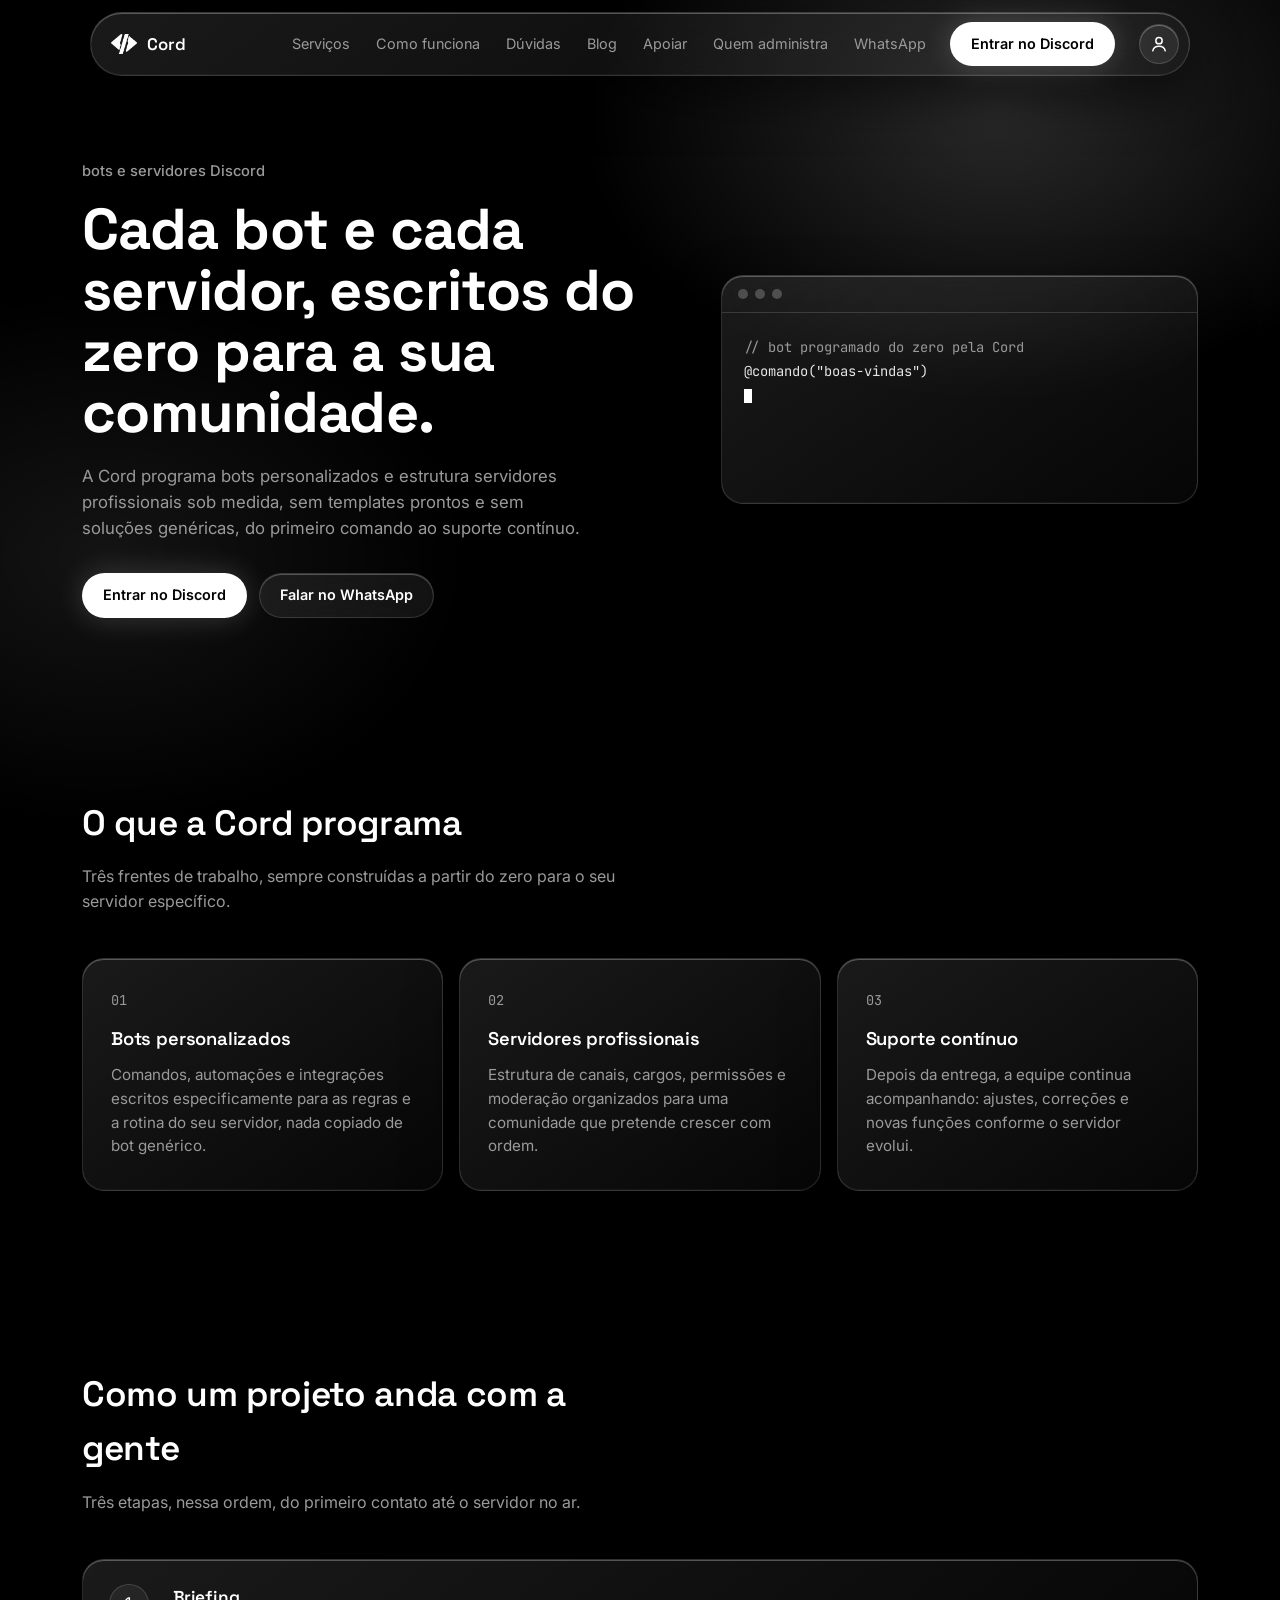
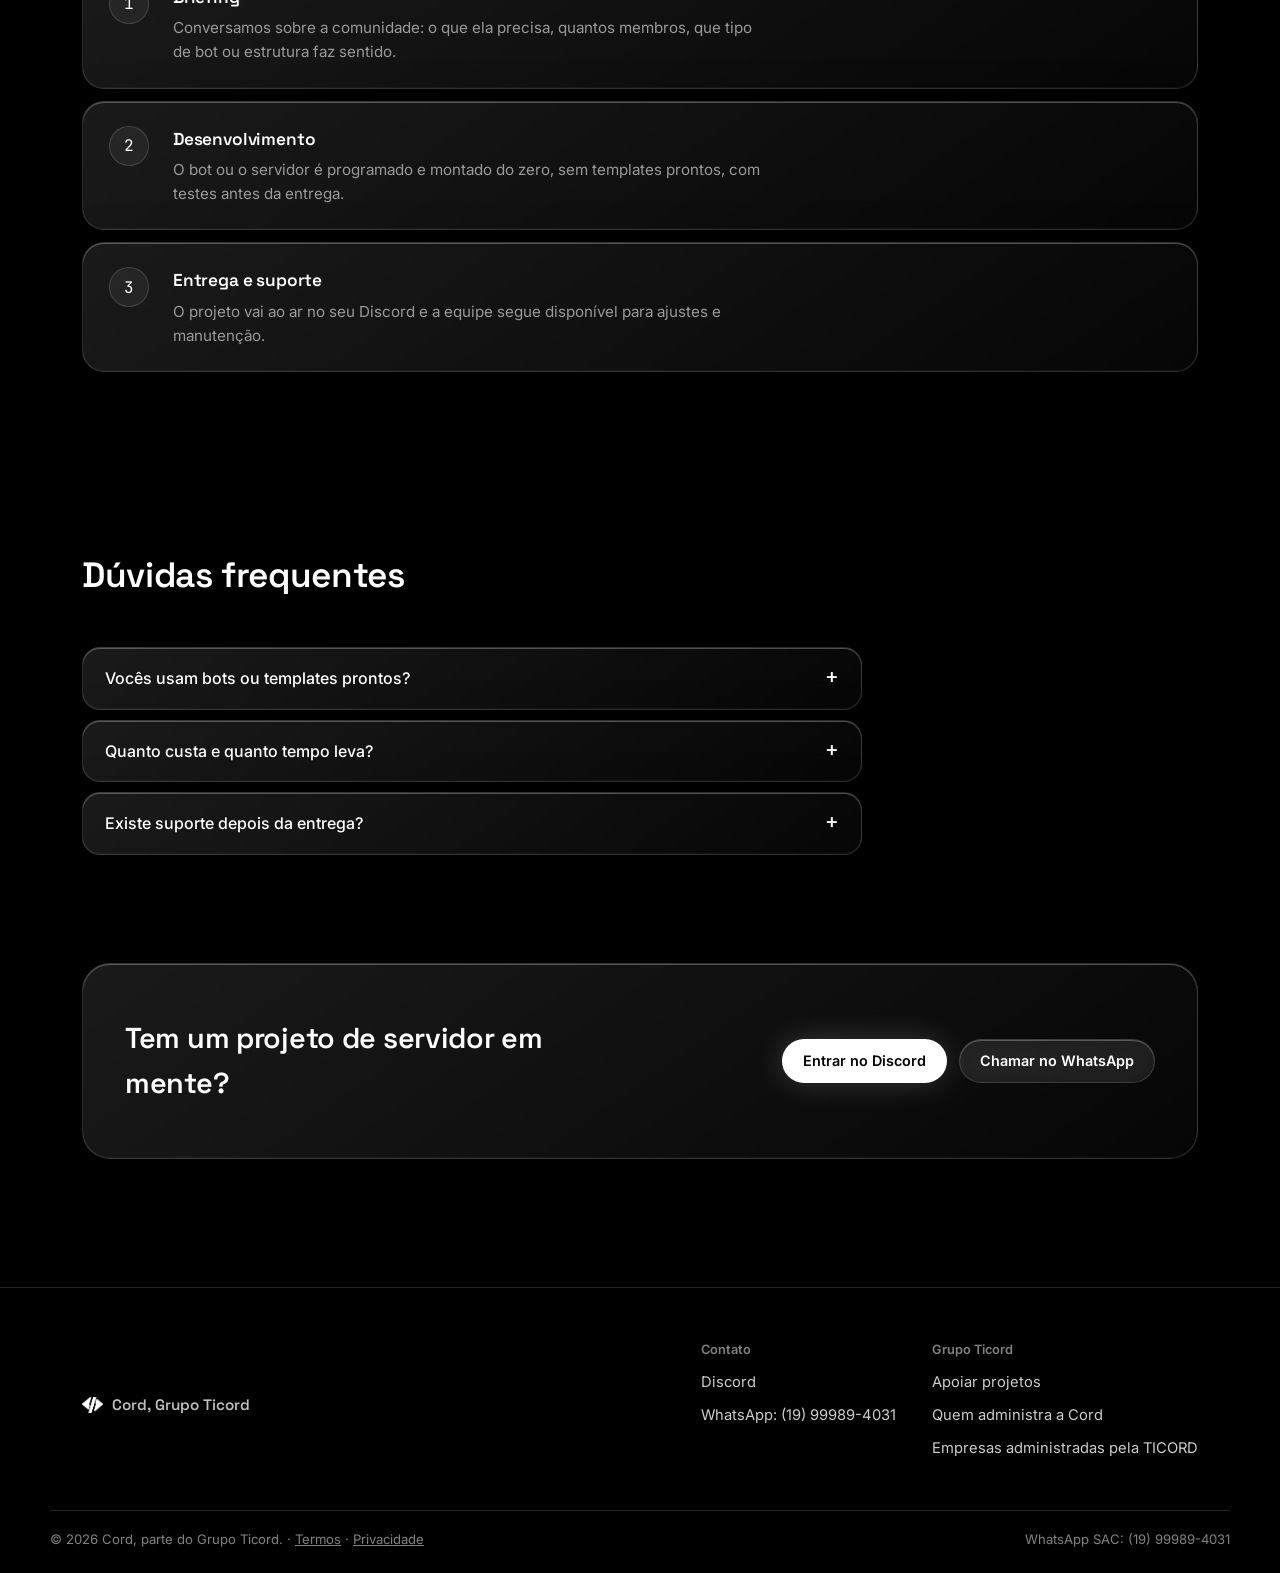
<file: cord-fun/index.html>
<!DOCTYPE html>
<html lang="pt-BR">
<head>
<meta charset="UTF-8">
<meta name="viewport" content="width=device-width, initial-scale=1.0">
<title>Cord Bot's</title>
<link rel="icon" type="image/png" href="cord.png">
<link rel="preconnect" href="https://fonts.googleapis.com">
<link rel="preconnect" href="https://fonts.gstatic.com" crossorigin>
<link href="https://fonts.googleapis.com/css2?family=Space+Grotesk:wght@400;500;600;700&family=Inter:wght@400;500;600&family=JetBrains+Mono:wght@400;500&display=swap" rel="stylesheet">
<style>
:root{--ink:#000;--text:#fff;--muted:#9a9a9a;--line:rgba(255,255,255,.14)}
*{box-sizing:border-box}
html{scroll-behavior:smooth;scroll-padding-top:90px}
body{margin:0;background:var(--ink);color:var(--text);font-family:'Inter',sans-serif;line-height:1.55;-webkit-font-smoothing:antialiased;overflow-x:hidden}
h1,h2,h3{font-family:'Space Grotesk',sans-serif;font-weight:600;letter-spacing:-.01em;margin:0}
.mono{font-family:'JetBrains Mono',monospace}
a{color:inherit;text-decoration:none}
img{max-width:100%;display:block}
:focus-visible{outline:2px solid #fff;outline-offset:3px}
.wrap{max-width:1180px;margin:0 auto;padding:0 32px}
@media(max-width:640px){.wrap{padding:0 20px}}

/* luz suave atrás do vidro (só tons de branco) */
.glow{position:fixed;inset:0;z-index:-1;pointer-events:none;
  background:radial-gradient(600px 420px at 78% 12%,rgba(255,255,255,.16),transparent 70%),
             radial-gradient(520px 380px at 8% 62%,rgba(255,255,255,.08),transparent 70%)}

/* liquid glass sutil */
.glass{background:linear-gradient(145deg,rgba(255,255,255,.1),rgba(255,255,255,.025));
  border:1px solid var(--line);
  -webkit-backdrop-filter:blur(22px) saturate(160%);backdrop-filter:blur(22px) saturate(160%);
  box-shadow:inset 0 1px 0 rgba(255,255,255,.28),inset 0 -1px 0 rgba(255,255,255,.04),0 20px 50px rgba(0,0,0,.5)}

.btn{display:inline-flex;align-items:center;padding:10px 20px;border-radius:999px;font-size:.9rem;font-weight:600;border:1px solid transparent;cursor:pointer;white-space:nowrap;transition:transform .2s,background .2s}
.btn:hover{transform:translateY(-1px)}
.btn-solid{background:#fff;color:#000;box-shadow:0 0 30px rgba(255,255,255,.18)}
.btn-solid:hover{background:#e2e2e2}
.btn-ghost{color:#fff;background:rgba(255,255,255,.07);border-color:var(--line);-webkit-backdrop-filter:blur(14px);backdrop-filter:blur(14px);box-shadow:inset 0 1px 0 rgba(255,255,255,.25)}
.btn-ghost:hover{background:rgba(255,255,255,.14)}

/* nav */
header{position:sticky;top:12px;z-index:40;padding:0 16px}
.nav{max-width:1100px;margin:0 auto;display:flex;align-items:center;gap:24px;padding:9px 10px 9px 20px;border-radius:999px}
.brand{display:flex;align-items:center;gap:10px;margin-right:auto;font:600 1.05rem 'Space Grotesk',sans-serif}
.brand img{height:20px;width:auto}
.links{display:flex;gap:26px}
.links a{font-size:.9rem;color:var(--muted);transition:color .15s}
.links a:hover{color:#fff}
.face{width:40px;height:40px;border-radius:50%;display:grid;place-items:center;border:1px solid var(--line);background:rgba(255,255,255,.08);box-shadow:inset 0 1px 0 rgba(255,255,255,.3);transition:transform .2s,background .2s}.face:hover{transform:translateY(-1px);background:rgba(255,255,255,.18)}
.toggle{display:none;background:none;border:0;color:#fff;font-size:1.4rem;cursor:pointer;padding:0 10px}
#mnav{display:none;flex-direction:column;max-width:1100px;margin:8px auto 0;padding:8px;border-radius:24px}
#mnav.open{display:flex}
#mnav a{padding:12px 14px;color:var(--muted);font-size:.95rem}
#mnav a:hover{color:#fff}
@media(max-width:860px){.links,.nav .btn{display:none}.toggle{display:block}}

/* hero */
.hero{padding:96px 0 90px}
.hero-grid{display:grid;grid-template-columns:1.1fr .9fr;gap:56px;align-items:center}
@media(max-width:940px){.hero-grid{grid-template-columns:1fr}.term{order:-1}}
.kicker{font-size:.92rem;color:var(--muted);margin-bottom:16px;font-weight:500}
.hero h1{font-size:clamp(2.1rem,4.6vw,3.6rem);line-height:1.06;max-width:15ch;font-weight:700}
.lede{margin-top:20px;font-size:1.05rem;color:var(--muted);max-width:46ch}
.ctas{display:flex;gap:12px;margin-top:32px;flex-wrap:wrap}

.term{border-radius:22px;overflow:hidden}
.term-bar{display:flex;gap:7px;padding:13px 16px;border-bottom:1px solid var(--line)}
.term-bar span{width:10px;height:10px;border-radius:50%;background:rgba(255,255,255,.22)}
.term-body{padding:22px 22px 26px;font-size:.86rem;line-height:1.8;color:#e6e6e6;white-space:pre-wrap;min-height:190px}
.c-com{color:var(--muted)}
.cur{display:inline-block;width:8px;height:1em;background:#fff;vertical-align:-2px;animation:blink 1s steps(1) infinite}
@keyframes blink{50%{opacity:0}}

/* seções */
.section{padding:88px 0}
.head{max-width:56ch;margin-bottom:44px}
.head h2{font-size:clamp(1.6rem,3vw,2.2rem)}
.head p{margin:14px 0 0;color:var(--muted)}

.grid{display:grid;grid-template-columns:repeat(3,1fr);gap:16px}
@media(max-width:860px){.grid{grid-template-columns:1fr}}
.card{padding:32px 28px;border-radius:22px;transition:transform .25s,border-color .25s}
.card:hover{transform:translateY(-3px);border-color:rgba(255,255,255,.3)}
.card .num{font:.85rem 'JetBrains Mono',monospace;color:var(--muted);margin-bottom:16px}
.card h3{font-size:1.15rem;margin-bottom:10px}
.card p{margin:0;color:var(--muted);font-size:.95rem}

.steps{display:grid;gap:12px}
.step{display:grid;grid-template-columns:44px 1fr;gap:20px;padding:24px 26px;border-radius:22px;align-items:start}
.step .n{width:40px;height:40px;border-radius:50%;border:1px solid var(--line);display:grid;place-items:center;font:1rem 'JetBrains Mono',monospace;background:rgba(255,255,255,.06)}
.step h3{font-size:1.08rem;margin-bottom:6px}
.step p{margin:0;color:var(--muted);font-size:.95rem;max-width:60ch}

.faq{max-width:780px;display:grid;gap:10px}
details{border-radius:18px}
summary{list-style:none;cursor:pointer;padding:18px 22px;font-weight:500;display:flex;justify-content:space-between;gap:16px}
summary::-webkit-details-marker{display:none}
summary::after{content:"+";font-size:1.3rem;line-height:1;transition:transform .25s}
details[open] summary::after{transform:rotate(45deg)}
details p{margin:0;padding:0 22px 20px;color:var(--muted);font-size:.95rem}

.cta{padding:52px 42px;border-radius:28px;display:flex;align-items:center;justify-content:space-between;gap:32px;flex-wrap:wrap}
.cta h2{font-size:clamp(1.35rem,2.4vw,1.8rem);max-width:22ch}

/* footer */
footer{border-top:1px solid var(--line);padding:52px 0 0;margin-top:40px}
.foot-top{display:flex;justify-content:space-between;gap:32px;padding-bottom:40px;flex-wrap:wrap}
.foot-brand{display:flex;align-items:center;gap:9px;font:600 .95rem 'Space Grotesk',sans-serif;color:rgba(255,255,255,.75)}
.foot-brand img{height:16px;width:auto}
.foot-links{display:flex;gap:36px;flex-wrap:wrap}
.foot-links h4{margin:0 0 12px;font-size:.8rem;color:rgba(255,255,255,.5);font-weight:600}
.foot-links a{display:block;font-size:.92rem;color:rgba(255,255,255,.8);margin-bottom:10px}
.foot-links a:hover{color:#fff;text-decoration:underline}
.foot-bottom{border-top:1px solid var(--line);padding:18px 0 24px;display:flex;justify-content:space-between;gap:16px;flex-wrap:wrap;font-size:.82rem;color:rgba(255,255,255,.5)}

@media(prefers-reduced-motion:reduce){html{scroll-behavior:auto}.cur{animation:none}.card{transition:none}}
@supports not ((backdrop-filter:blur(1px)) or (-webkit-backdrop-filter:blur(1px))){.glass{background:#111}}
</style>
</head>
<body>
<div class="glow" aria-hidden="true"></div>

<header>
  <div class="nav glass">
    <a href="#top" class="brand"><img src="logo.png" alt=""><span>Cord</span></a>
    <nav class="links">
      <a href="#servicos">Serviços</a>
      <a href="#como-funciona">Como funciona</a>
      <a href="#duvidas">Dúvidas</a>
      <a href="/blog">Blog</a>
      <a href="https://apoio.ticord.website" target="_blank" rel="noopener">Apoiar</a>
      <a href="https://somos.ticord.website" target="_blank" rel="noopener">Quem administra</a>
      <a href="https://wa.me/5519999894031" target="_blank" rel="noopener">WhatsApp</a>
    </nav>
    <a class="btn btn-solid" href="https://discord.gg/Dunnrz2krg" target="_blank" rel="noopener">Entrar no Discord</a>
    <a class="face" href="/suacord" aria-label="Sua Cord: entrar ou criar conta" title="Sua Cord"><svg viewBox="0 0 24 24" width="20" height="20" fill="none" stroke="currentColor" stroke-width="1.8" stroke-linecap="round" stroke-linejoin="round" aria-hidden="true"><circle cx="12" cy="8" r="3.8"/><path d="M4.5 20.2c.8-3.7 3.9-5.6 7.5-5.6s6.7 1.9 7.5 5.6"/></svg></a>
    <button class="toggle" id="toggle" aria-label="Abrir menu">☰</button>
  </div>
  <div class="glass" id="mnav">
    <a href="/suacord">Sua Cord (entrar)</a><a href="#servicos">Serviços</a><a href="#como-funciona">Como funciona</a><a href="#duvidas">Dúvidas</a><a href="/blog">Blog</a>
    <a href="https://apoio.ticord.website" target="_blank" rel="noopener">Apoiar</a>
    <a href="https://somos.ticord.website" target="_blank" rel="noopener">Quem administra</a>
    <a href="https://wa.me/5519999894031" target="_blank" rel="noopener">Falar no WhatsApp</a>
    <a href="https://discord.gg/Dunnrz2krg" target="_blank" rel="noopener">Entrar no Discord</a>
  </div>
</header>

<main id="top">
  <section class="hero">
    <div class="wrap hero-grid">
      <div>
        <div class="kicker">bots e servidores Discord</div>
        <h1>Cada bot e cada servidor, escritos do zero para a sua comunidade.</h1>
        <p class="lede">A Cord programa bots personalizados e estrutura servidores profissionais sob medida, sem templates prontos e sem soluções genéricas, do primeiro comando ao suporte contínuo.</p>
        <div class="ctas">
          <a class="btn btn-solid" href="https://discord.gg/Dunnrz2krg" target="_blank" rel="noopener">Entrar no Discord</a>
          <a class="btn btn-ghost" href="https://wa.me/5519999894031" target="_blank" rel="noopener">Falar no WhatsApp</a>
        </div>
      </div>
      <div class="term glass">
        <div class="term-bar"><span></span><span></span><span></span></div>
        <div class="term-body mono" id="code" aria-label="Exemplo de código de um bot"></div>
      </div>
    </div>
  </section>

  <section class="section" id="servicos">
    <div class="wrap">
      <div class="head"><h2>O que a Cord programa</h2><p>Três frentes de trabalho, sempre construídas a partir do zero para o seu servidor específico.</p></div>
      <div class="grid">
        <div class="card glass"><div class="num">01</div><h3>Bots personalizados</h3><p>Comandos, automações e integrações escritos especificamente para as regras e a rotina do seu servidor, nada copiado de bot genérico.</p></div>
        <div class="card glass"><div class="num">02</div><h3>Servidores profissionais</h3><p>Estrutura de canais, cargos, permissões e moderação organizados para uma comunidade que pretende crescer com ordem.</p></div>
        <div class="card glass"><div class="num">03</div><h3>Suporte contínuo</h3><p>Depois da entrega, a equipe continua acompanhando: ajustes, correções e novas funções conforme o servidor evolui.</p></div>
      </div>
    </div>
  </section>

  <section class="section" id="como-funciona">
    <div class="wrap">
      <div class="head"><h2>Como um projeto anda com a gente</h2><p>Três etapas, nessa ordem, do primeiro contato até o servidor no ar.</p></div>
      <div class="steps">
        <div class="step glass"><div class="n">1</div><div><h3>Briefing</h3><p>Conversamos sobre a comunidade: o que ela precisa, quantos membros, que tipo de bot ou estrutura faz sentido.</p></div></div>
        <div class="step glass"><div class="n">2</div><div><h3>Desenvolvimento</h3><p>O bot ou o servidor é programado e montado do zero, sem templates prontos, com testes antes da entrega.</p></div></div>
        <div class="step glass"><div class="n">3</div><div><h3>Entrega e suporte</h3><p>O projeto vai ao ar no seu Discord e a equipe segue disponível para ajustes e manutenção.</p></div></div>
      </div>
    </div>
  </section>

  <section class="section" id="duvidas">
    <div class="wrap">
      <div class="head"><h2>Dúvidas frequentes</h2></div>
      <div class="faq">
        <details class="glass"><summary>Vocês usam bots ou templates prontos?</summary><p>Não. Cada bot e cada servidor é escrito e montado do zero para a sua comunidade.</p></details>
        <details class="glass"><summary>Quanto custa e quanto tempo leva?</summary><p>Depende do que o seu projeto precisa. Conte o que você tem em mente no Discord ou no WhatsApp.</p></details>
        <details class="glass"><summary>Existe suporte depois da entrega?</summary><p>Sim. A equipe continua disponível para ajustes, correções e novas funções.</p></details>
      </div>
    </div>
  </section>

  <section class="section" style="padding-top:20px">
    <div class="wrap">
      <div class="cta glass">
        <h2>Tem um projeto de servidor em mente?</h2>
        <div class="ctas" style="margin:0">
          <a class="btn btn-solid" href="https://discord.gg/Dunnrz2krg" target="_blank" rel="noopener">Entrar no Discord</a>
          <a class="btn btn-ghost" href="https://wa.me/5519999894031" target="_blank" rel="noopener">Chamar no WhatsApp</a>
        </div>
      </div>
    </div>
  </section>
</main>

<footer>
  <div class="wrap foot-top">
    <div class="foot-brand"><img src="logo.png" alt=""><span>Cord, Grupo Ticord</span></div>
    <div class="foot-links">
      <div><h4>Contato</h4>
        <a href="https://discord.gg/Dunnrz2krg" target="_blank" rel="noopener">Discord</a>
        <a href="https://wa.me/5519999894031" target="_blank" rel="noopener">WhatsApp: (19) 99989-4031</a></div>
      <div><h4>Grupo Ticord</h4>
        <a href="https://apoio.ticord.website" target="_blank" rel="noopener">Apoiar projetos</a>
        <a href="https://somos.ticord.website" target="_blank" rel="noopener">Quem administra a Cord</a>
        <a href="https://somos.ticord.website" target="_blank" rel="noopener">Empresas administradas pela TICORD</a></div>
    </div>
  </div>
  <div class="wrap foot-bottom"><span>© 2026 Cord, parte do Grupo Ticord. · <a href="/termos" style="text-decoration:underline">Termos</a> · <a href="/privacidade" style="text-decoration:underline">Privacidade</a></span><span>WhatsApp SAC: (19) 99989-4031</span></div>
</footer>

<script>
const t=document.getElementById('toggle'),m=document.getElementById('mnav');
t.onclick=()=>m.classList.toggle('open');
m.onclick=e=>{if(e.target.tagName==='A')m.classList.remove('open')};

/* código digitando no terminal */
const el=document.getElementById('code');
const lines=[
 '<span class="c-com">// bot programado do zero pela Cord</span>',
 '@comando("boas-vindas")',
 'def receber(membro):',
 '  canal.enviar(',
 '    f"seja bem-vindo, {membro}"',
 '  )',
 '',
 '<span class="c-com">status: em produção</span>'
];
const full=lines.join('\n');
if(matchMedia('(prefers-reduced-motion:reduce)').matches){el.innerHTML=full}
else{
  let i=0;const plain=full;
  (function tick(){
    // revela por caracteres sem quebrar as tags: conta só texto visível
    let out='',vis=0,inTag=false;
    for(const c of plain){
      if(c==='<')inTag=true;
      if(!inTag)vis++;
      if(vis>i&&!inTag)break;
      out+=c;
      if(c==='>')inTag=false;
    }
    const done=vis<=i&&!inTag;
    el.innerHTML=out+(done?'':'<span class="cur"></span>');
    if(!done){i++;setTimeout(tick,28)}else el.innerHTML=plain+'<span class="cur"></span>';
  })();
}
</script>
</body>
</html>
</file>
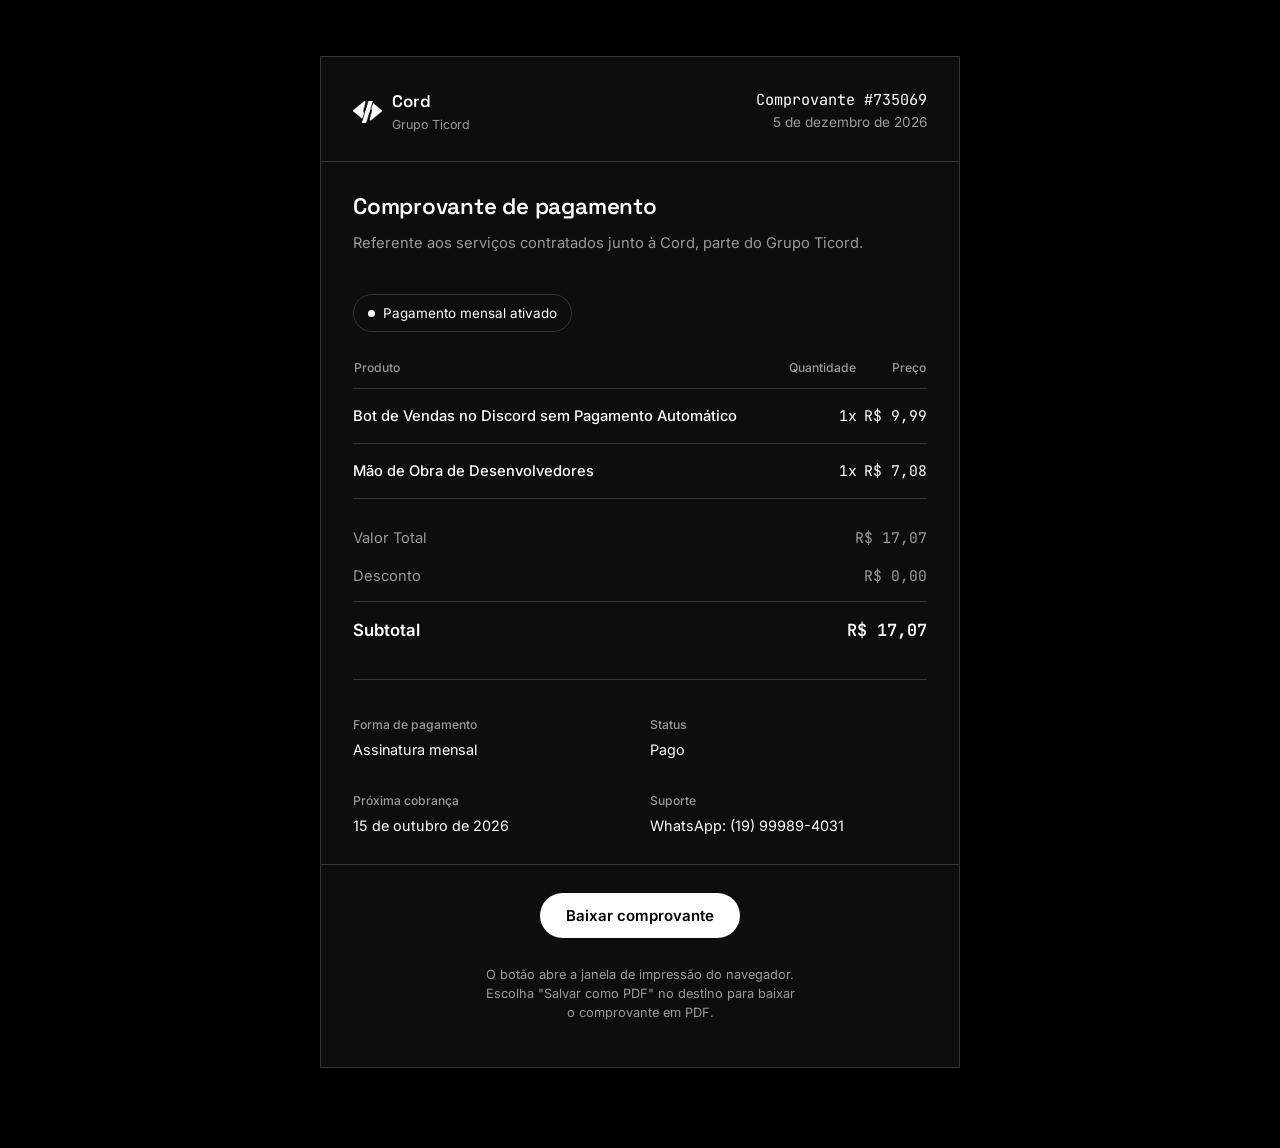
<file: cord-fun/vendas/comprovantes/wu6JLWLEeElIuBJtIscnf4huoTw5GztQbF4emAXtm5Wh5AVUirFSj.html>
<!DOCTYPE html>
<html lang="pt-BR">
<head>
<meta charset="UTF-8">
<meta name="viewport" content="width=device-width, initial-scale=1.0">
<title>Comprovante de pagamento, Cord</title>
<link rel="icon" type="image/png" href="cord.png">
<link rel="preconnect" href="https://fonts.googleapis.com">
<link rel="preconnect" href="https://fonts.gstatic.com" crossorigin>
<link href="https://fonts.googleapis.com/css2?family=Space+Grotesk:wght@500;600;700&family=Inter:wght@400;500;600&family=JetBrains+Mono:wght@400;500&display=swap" rel="stylesheet">
<style>
  :root{
    --ink:#000000;
    --paper:#0D0D0D;
    --text:#FFFFFF;
    --muted:#9A9A9A;
    --line:rgba(255,255,255,0.16);
  }
  *{box-sizing:border-box;}
  body{
    margin:0;
    background:var(--ink);
    color:var(--text);
    font-family:'Inter',sans-serif;
    line-height:1.5;
    -webkit-font-smoothing:antialiased;
    padding:56px 20px 80px;
  }
  h1,h2,.display{font-family:'Space Grotesk',sans-serif;font-weight:600;letter-spacing:-0.01em;margin:0;}
  .mono{font-family:'JetBrains Mono',monospace;}
  a{color:inherit;}

  .sheet{
    max-width:640px;
    margin:0 auto;
    background:var(--paper);
    border:1px solid var(--line);
  }

  .sheet-head{
    display:flex;
    justify-content:space-between;
    align-items:flex-start;
    gap:20px;
    padding:32px 32px 26px;
    border-bottom:1px solid var(--line);
  }
  .brand{display:flex;align-items:center;gap:10px;}
  .brand img{height:22px;width:auto;}
  .brand span{font-family:'Space Grotesk',sans-serif;font-weight:600;font-size:1.05rem;}
  .brand small{display:block;color:var(--muted);font-size:0.78rem;margin-top:2px;}
  .meta{text-align:right;font-size:0.85rem;color:var(--muted);}
  .meta .num{color:var(--text);font-size:0.95rem;}

  .title-block{padding:28px 32px 8px;}
  .title-block h1{font-size:1.4rem;}
  .title-block p{margin-top:8px;color:var(--muted);font-size:0.92rem;}

  .status-pill{
    display:inline-flex;
    align-items:center;
    gap:8px;
    margin:18px 32px 0;
    padding:8px 14px;
    border:1px solid var(--line);
    border-radius:999px;
    font-size:0.84rem;
    color:var(--text);
  }
  .status-dot{width:7px;height:7px;border-radius:50%;background:#FFFFFF;}

  table.items{
    width:calc(100% - 64px);
    margin:26px 32px 0;
    border-collapse:collapse;
    font-size:0.92rem;
  }
  table.items thead th{
    text-align:left;
    font-weight:500;
    font-size:0.76rem;
    color:var(--muted);
    padding-bottom:10px;
    border-bottom:1px solid var(--line);
  }
  table.items thead th.num-col{text-align:right;}
  table.items tbody td{
    padding:16px 0;
    border-bottom:1px solid var(--line);
    vertical-align:top;
  }
  table.items tbody td.num-col{text-align:right;white-space:nowrap;}
  table.items tbody tr:last-child td{border-bottom:1px solid var(--line);}
  .item-name{font-weight:500;}
  .item-sub{display:block;color:var(--muted);font-size:0.82rem;margin-top:3px;}

  .totals{
    margin:0 32px;
    padding:20px 0 4px;
  }
  .totals-row{
    display:flex;
    justify-content:space-between;
    font-size:0.92rem;
    padding:8px 0;
    color:var(--muted);
  }
  .totals-row.total{
    color:var(--text);
    font-size:1.05rem;
    font-weight:600;
    border-top:1px solid var(--line);
    margin-top:6px;
    padding-top:16px;
  }
  .totals-row span.mono{color:inherit;}

  .info-grid{
    margin:24px 32px 0;
    padding:20px 0 4px;
    border-top:1px solid var(--line);
    display:grid;
    grid-template-columns:1fr 1fr;
    gap:16px 20px;
  }
  @media(max-width:480px){.info-grid{grid-template-columns:1fr;}}
  .info-item h4{font-size:0.76rem;color:var(--muted);font-weight:500;margin-bottom:4px;}
  .info-item p{font-size:0.9rem;margin:0;}

  .sheet-foot{
    padding:28px 32px 32px;
    display:flex;
    flex-direction:column;
    align-items:center;
    gap:14px;
    border-top:1px solid var(--line);
    margin-top:24px;
  }
  .btn-download{
    display:inline-flex;
    align-items:center;
    gap:9px;
    padding:13px 26px;
    border-radius:999px;
    background:var(--text);
    color:#000;
    font-weight:600;
    font-size:0.94rem;
    border:none;
    cursor:pointer;
    font-family:'Inter',sans-serif;
  }
  .btn-download:hover{background:#D9D9D9;}
  .sheet-foot p{color:var(--muted);font-size:0.8rem;text-align:center;max-width:40ch;}

  /* ---------- PRINT / PDF ---------- */
  @media print{
    body{background:#fff;color:#000;padding:0;}
    .sheet{border:none;max-width:100%;}
    .sheet-head,.title-block,.status-pill,table.items thead th,table.items tbody td,
    .totals-row,.info-item h4,.sheet-foot{border-color:#000 !important;}
    .brand small,.meta,.title-block p,.item-sub,.totals-row,.info-item h4,.sheet-foot p{color:#555 !important;}
    .totals-row.total{color:#000 !important;}
    .btn-download{display:none;}
    .status-dot{background:#000;}
  }
</style>
</head>
<body>

  <div class="sheet" id="sheet">
    <div class="sheet-head">
      <div class="brand">
        <img src="[data-uri]" alt="Logo da Cord">
        <div>
          <span>Cord</span>
          <small>Grupo Ticord</small>
        </div>
      </div>
      <div class="meta">
        <div class="num mono" id="receiptNum">Comprovante #000000</div>
        <div id="receiptDate">15 de setembro de 2026</div>
      </div>
    </div>

    <div class="title-block">
      <h1>Comprovante de pagamento</h1>
      <p>Referente aos serviços contratados junto à Cord, parte do Grupo Ticord.</p>
    </div>

    <div class="status-pill">
      <span class="status-dot"></span>
      Pagamento mensal ativado
    </div>

    <table class="items">
      <thead>
        <tr>
          <th>Produto</th>
          <th class="num-col">Quantidade</th>
          <th class="num-col">Preço</th>
        </tr>
      </thead>
      <tbody>
        <tr>
          <td>
            <span class="item-name">Bot de Vendas no Discord sem Pagamento Automático</span>
          </td>
          <td class="num-col mono">1x</td>
          <td class="num-col mono">R$ 9,99</td>
        </tr>
        <tr>
          <td>
            <span class="item-name">Mão de Obra de Desenvolvedores</span>
          </td>
          <td class="num-col mono">1x</td>
          <td class="num-col mono">R$ 7,08</td>
        </tr>
      </tbody>
    </table>

    <div class="totals">
      <div class="totals-row">
        <span>Valor Total</span>
        <span class="mono">R$ 17,07</span>
      </div>
      <div class="totals-row">
        <span>Desconto</span>
        <span class="mono">R$ 0,00</span>
      </div>
      <div class="totals-row total">
        <span>Subtotal</span>
        <span class="mono">R$ 17,07</span>
      </div>
    </div>

    <div class="info-grid">
      <div class="info-item">
        <h4>Forma de pagamento</h4>
        <p>Assinatura mensal</p>
      </div>
      <div class="info-item">
        <h4>Status</h4>
        <p>Pago</p>
      </div>
      <div class="info-item">
        <h4>Próxima cobrança</h4>
        <p>15 de outubro de 2026</p>
      </div>
      <div class="info-item">
        <h4>Suporte</h4>
        <p>WhatsApp: (19) 99989-4031</p>
      </div>
    </div>

    <div class="sheet-foot">
      <button class="btn-download" onclick="window.print()">Baixar comprovante</button>
      <p>O botão abre a janela de impressão do navegador. Escolha "Salvar como PDF" no destino para baixar o comprovante em PDF.</p>
    </div>
  </div>

<script>
  // gera um número de comprovante e a data de emissão automaticamente
  const num = Math.floor(100000 + Math.random() * 900000);
  document.getElementById('receiptNum').textContent = 'Comprovante #' + num;
  const hoje = new Date();
  const meses = ['janeiro','fevereiro','março','abril','maio','junho','julho','agosto','setembro','outubro','novembro','dezembro'];
  document.getElementById('receiptDate').textContent = hoje.getDate() + ' de ' + meses[hoje.getMonth()] + ' de ' + hoje.getFullYear();
</script>

</body>
</html>
</file>
